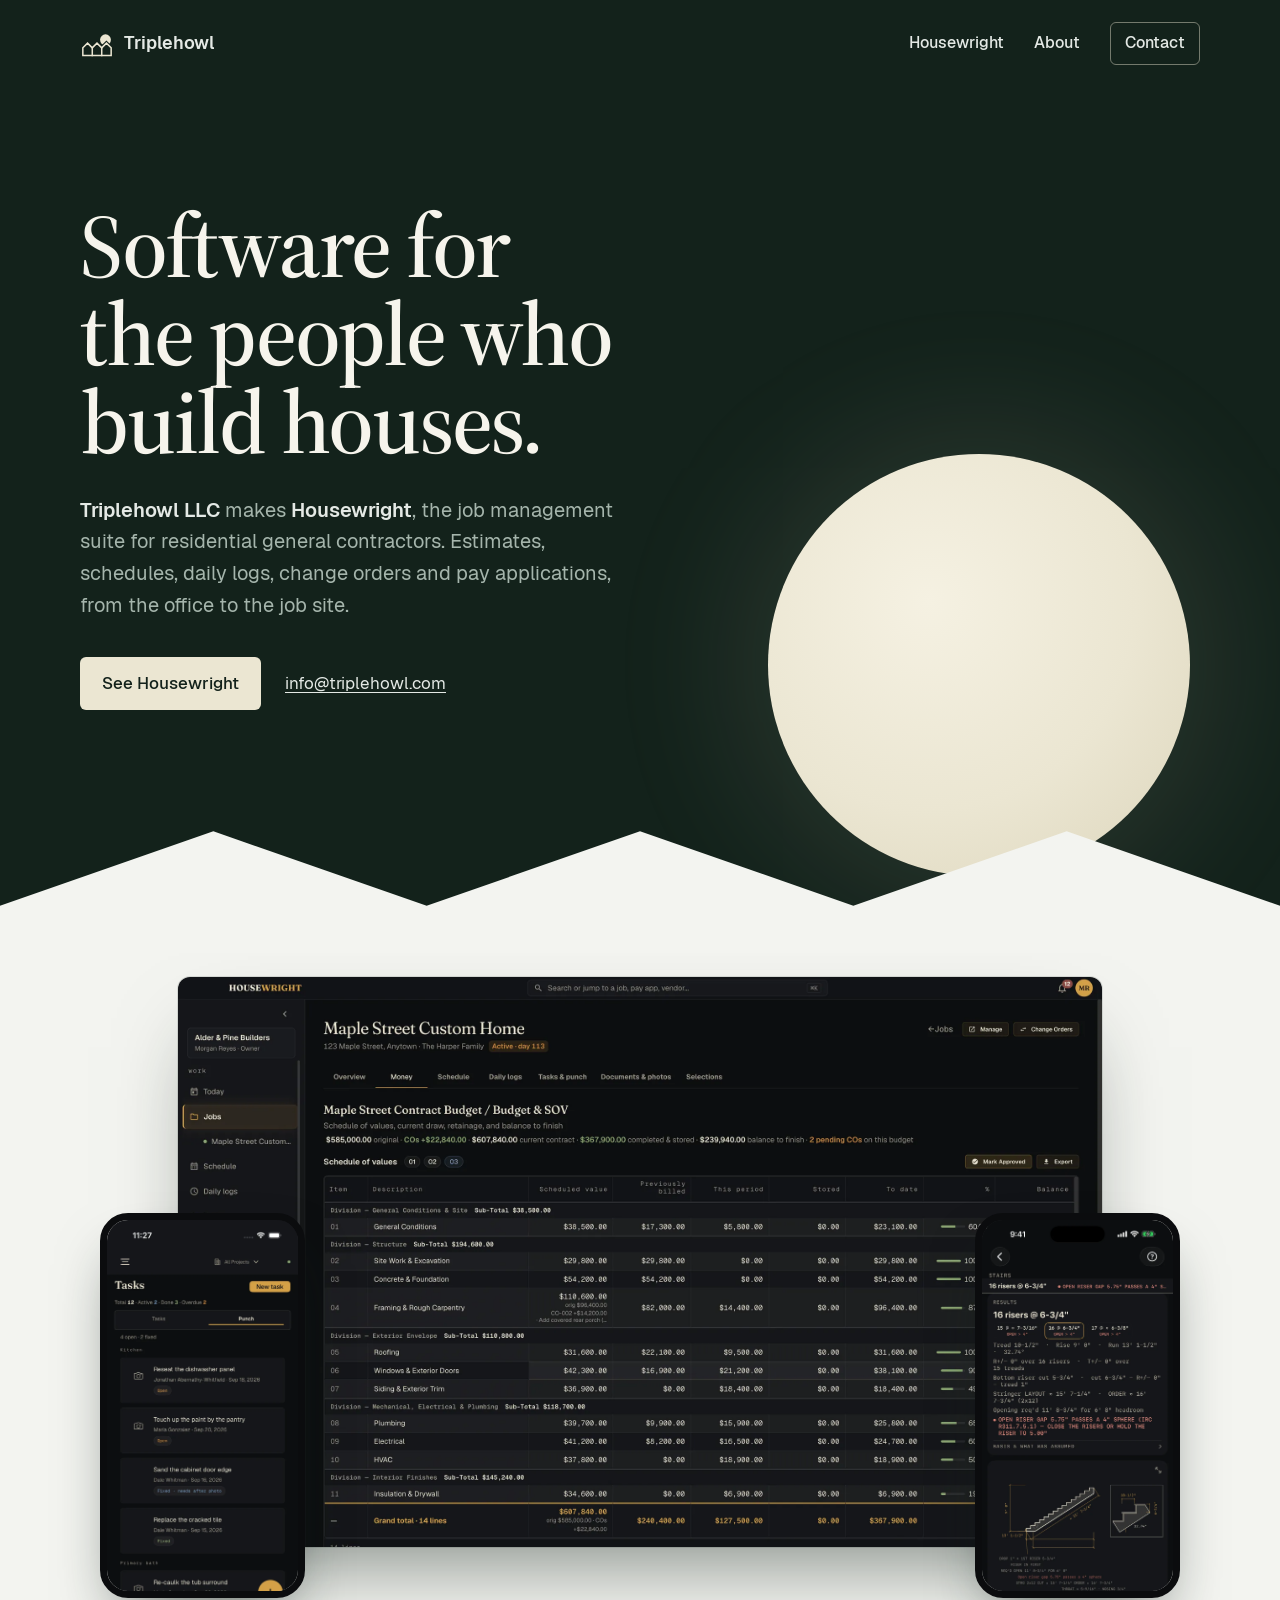
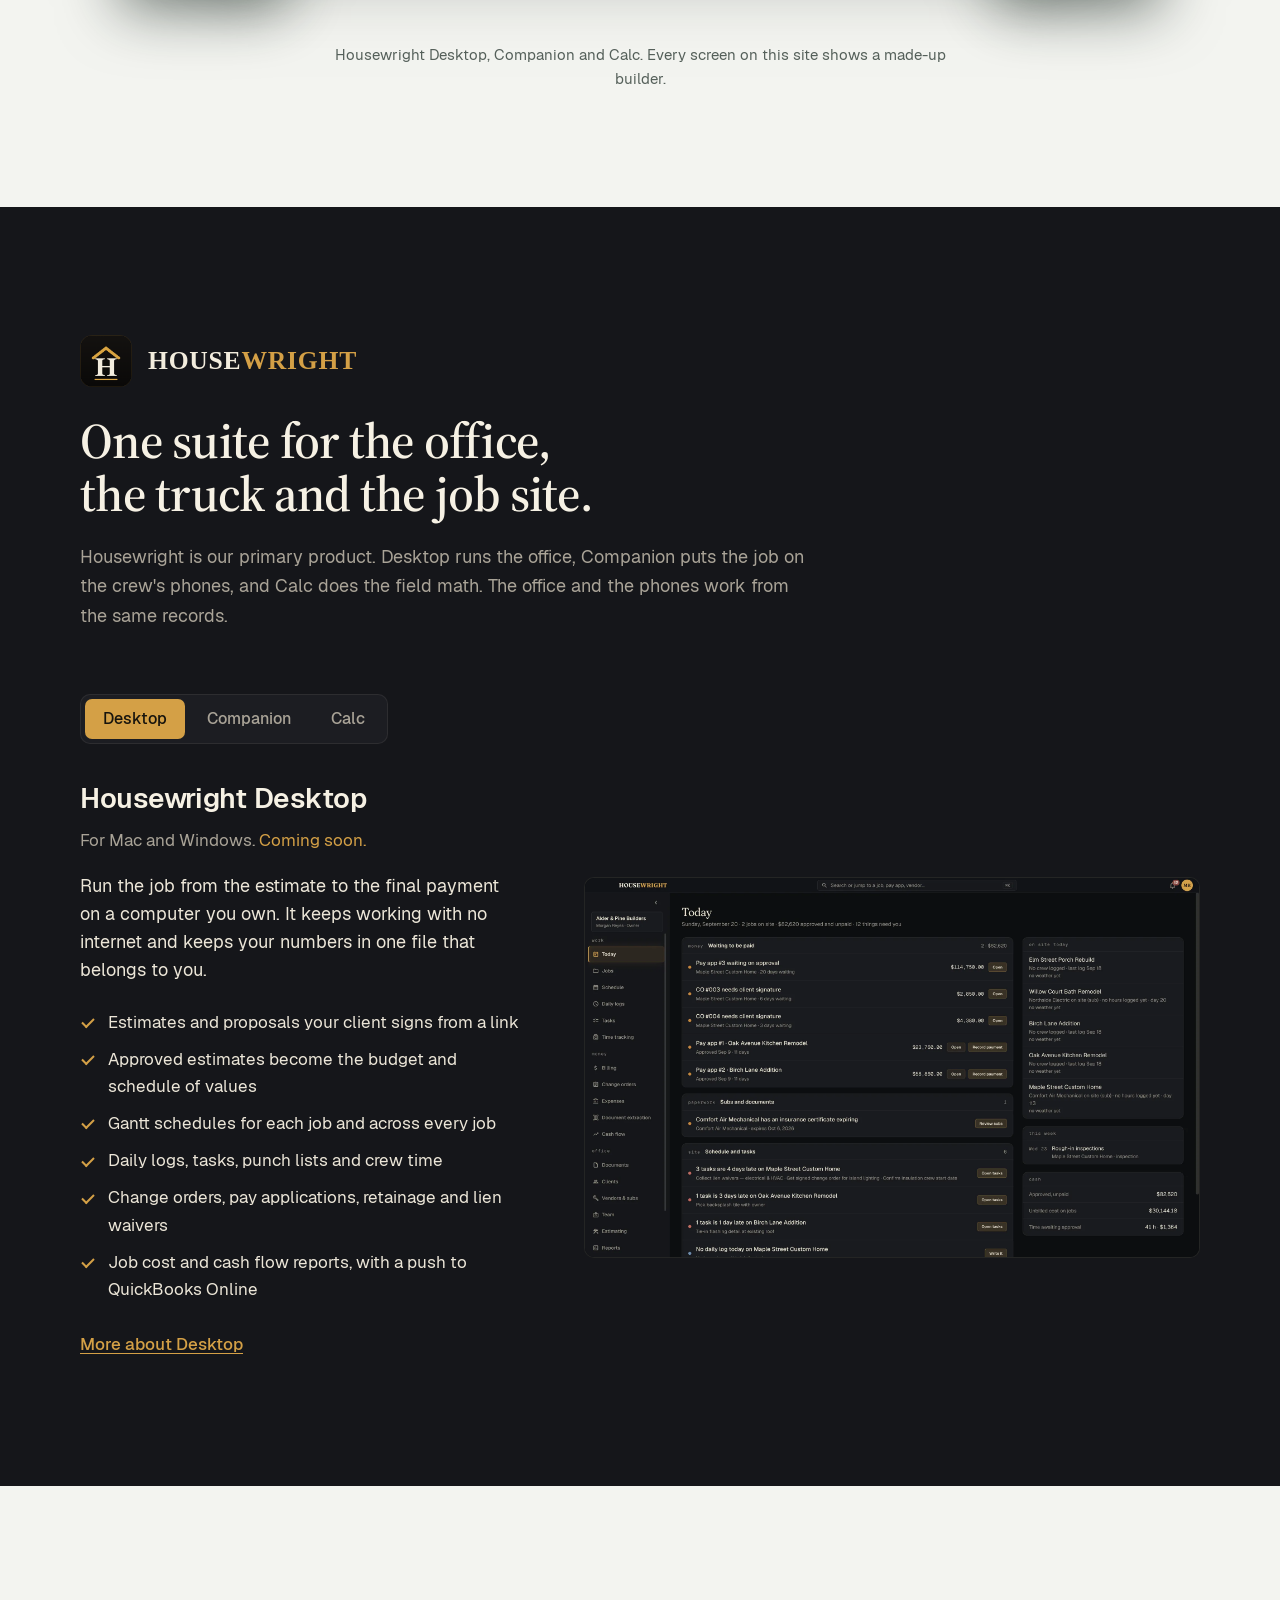
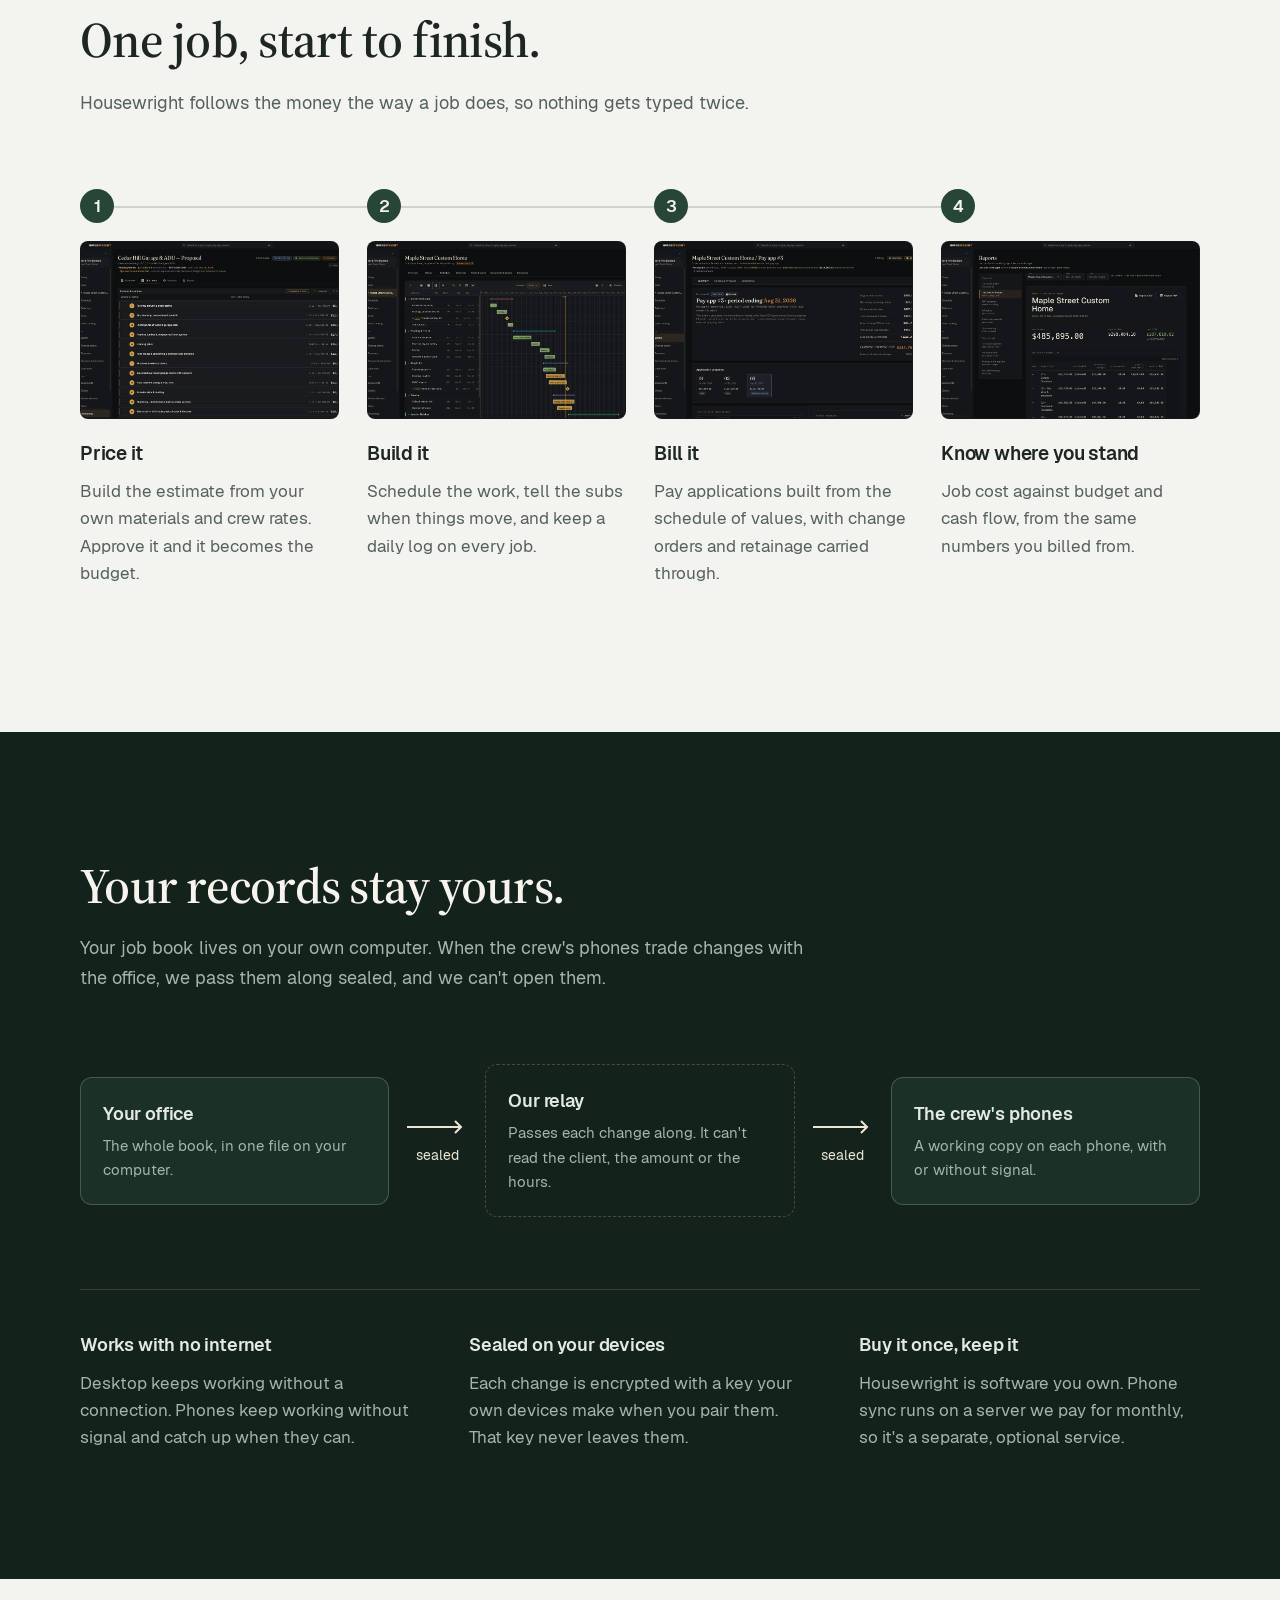
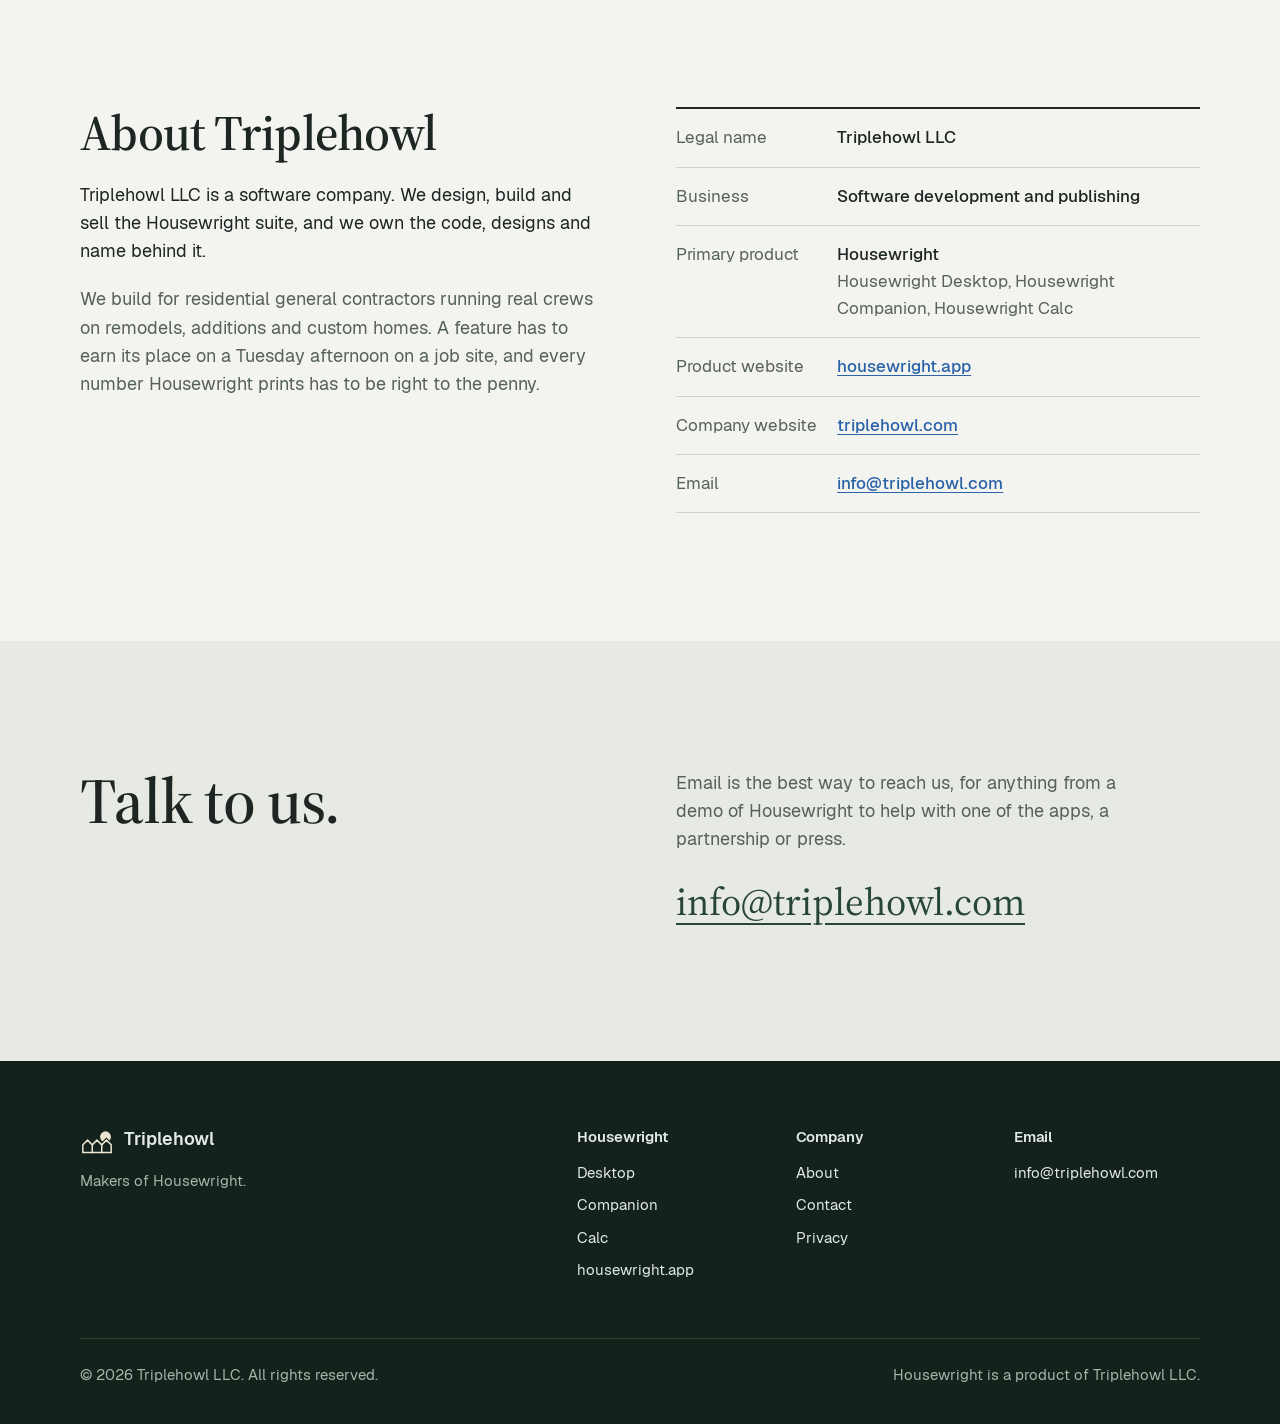
<file: index.html>
<!doctype html>
<html lang="en">
<head>
<meta charset="utf-8">
<meta name="viewport" content="width=device-width, initial-scale=1">
<title>Triplehowl LLC, makers of Housewright</title>
<meta name="description" content="Triplehowl LLC is a software company. We make Housewright, the job management suite for residential general contractors.">
<link rel="canonical" href="https://www.triplehowl.com/">
<link rel="icon" href="assets/favicon.svg" type="image/svg+xml">
<meta name="theme-color" content="#13221b">
<meta property="og:type" content="website">
<meta property="og:site_name" content="Triplehowl LLC">
<meta property="og:title" content="Triplehowl LLC, makers of Housewright">
<meta property="og:description" content="Software for the people who build houses.">
<meta property="og:url" content="https://www.triplehowl.com/">
<link rel="stylesheet" href="assets/site.css">
<script type="application/ld+json">
{
  "@context": "https://schema.org",
  "@type": "Organization",
  "name": "Triplehowl LLC",
  "legalName": "Triplehowl LLC",
  "url": "https://www.triplehowl.com/",
  "email": "info@triplehowl.com",
  "brand": { "@type": "Brand", "name": "Housewright", "url": "https://housewright.app/" }
}
</script>
<script src="assets/site.js" defer></script>
</head>
<body>
<a class="skip" href="#main">Skip to content</a>

<div class="night hero">
  <header class="wrap top">
    <a class="brand" href="./" aria-label="Triplehowl LLC, home">
      <svg class="mark" viewBox="0 0 72 64" aria-hidden="true"><circle class="moon" cx="54" cy="25" r="11.5"/><path class="gap" d="M6 58V42L16 32L26 42L36 32L46 42L56 32L66 42V58Z"/><path class="roofs" d="M6 58V42L16 32L26 42L36 32L46 42L56 32L66 42V58Z"/><path class="walls" d="M26 42V58M46 42V58"/></svg>
      Triplehowl
    </a>
    <nav aria-label="Main">
      <a href="#housewright">Housewright</a>
      <a href="#about">About</a>
      <a class="nav-cta" href="#contact">Contact</a>
    </nav>
  </header>

  <div class="wrap hero-body">
    <h1>Software for the people who build houses.</h1>
    <p class="lead"><strong>Triplehowl LLC</strong> makes <strong>Housewright</strong>, the job management suite for residential general contractors. Estimates, schedules, daily logs, change orders and pay applications, from the office to the job site.</p>
    <div class="actions">
      <a class="button button-moon" href="#housewright">See Housewright</a>
      <a class="link-on-night" href="mailto:info@triplehowl.com">info@triplehowl.com</a>
    </div>
  </div>

  <div class="moon-disc" aria-hidden="true"></div>
  <svg class="roofline" viewBox="0 0 1440 170" preserveAspectRatio="none" aria-hidden="true"><path d="M0 170V112L240 22L480 112L720 22L960 112L1200 22L1440 112V170Z"/></svg>
</div>

<main id="main">
  <section class="stage-sec" aria-label="The Housewright apps">
    <div class="wrap">
      <div class="stage">
        <figure class="desk"><img src="assets/img/hw-desktop-sov.webp" width="2200" height="1358" alt="Housewright Desktop showing the schedule of values for a sample custom home."></figure>
        <figure class="phone phone-left"><img src="assets/img/hw-companion-punch.webp" width="800" height="1739" alt="Housewright Companion on iPhone showing a punch list grouped by room."></figure>
        <figure class="phone phone-right"><img src="assets/img/hw-calc-stairs.webp" width="800" height="1738" alt="Housewright Calc laying out a stair: 16 risers at 6-3/4 inches."></figure>
      </div>
      <p class="stage-caption">Housewright Desktop, Companion and Calc. Every screen on this site shows a made-up builder.</p>
    </div>
  </section>

  <section class="hw section" id="housewright" aria-labelledby="hw-title">
    <div class="wrap">
      <div class="section-head">
        <div class="hw-brand">
          <img src="assets/img/housewright-icon.png" width="52" height="52" alt="">
          <span class="wordmark">House<span>wright</span></span>
        </div>
        <h2 id="hw-title">One suite for the office, the truck and the job site.</h2>
        <p>Housewright is our primary product. Desktop runs the office, Companion puts the job on the crew's phones, and Calc does the field math. The office and the phones work from the same records.</p>
      </div>

      <div class="tabs" role="tablist" aria-label="Housewright apps">
        <button role="tab" id="tab-desktop" aria-controls="panel-desktop" aria-selected="true">Desktop</button>
        <button role="tab" id="tab-companion" aria-controls="panel-companion" aria-selected="false">Companion</button>
        <button role="tab" id="tab-calc" aria-controls="panel-calc" aria-selected="false">Calc</button>
      </div>

      <div class="panel" role="tabpanel" id="panel-desktop" aria-labelledby="tab-desktop">
        <div>
          <h3>Housewright Desktop</h3>
          <p class="meta">For Mac and Windows. <span>Coming soon.</span></p>
          <p class="desc">Run the job from the estimate to the final payment on a computer you own. It keeps working with no internet and keeps your numbers in one file that belongs to you.</p>
          <ul class="checks">
            <li>Estimates and proposals your client signs from a link</li>
            <li>Approved estimates become the budget and schedule of values</li>
            <li>Gantt schedules for each job and across every job</li>
            <li>Daily logs, tasks, punch lists and crew time</li>
            <li>Change orders, pay applications, retainage and lien waivers</li>
            <li>Job cost and cash flow reports, with a push to QuickBooks Online</li>
          </ul>
          <a class="more" href="https://housewright.app/desktop/">More about Desktop</a>
        </div>
        <figure class="shot"><img src="assets/img/hw-desktop-today.webp" width="2200" height="1358" loading="lazy" alt="The Today screen in Housewright Desktop: pay apps waiting to be paid, change orders waiting on a signature, and late tasks across jobs."></figure>
      </div>

      <div class="panel" role="tabpanel" id="panel-companion" aria-labelledby="tab-companion">
        <div>
          <h3>Housewright Companion</h3>
          <p class="meta">For iPhone. <span>Coming soon.</span></p>
          <p class="desc">The crew's phone. It works with no signal and syncs with the office when it can.</p>
          <ul class="checks">
            <li>Clock in, switch jobs and enter time for a whole crew</li>
            <li>Tasks and punch lists, with the after photo</li>
            <li>Daily logs with the weather filled in</li>
            <li>The current drawing set, with the office's markups</li>
            <li>Floor plans from a LiDAR room scan</li>
            <li>Includes Housewright Calc Pro for the whole crew</li>
          </ul>
          <a class="more" href="https://housewright.app/companion/">More about Companion</a>
        </div>
        <figure class="shot shot-phone"><img src="assets/img/hw-companion-sheet.webp" width="800" height="1739" loading="lazy" alt="Housewright Companion showing sheet A-101 with two markups from the office and its revision history."></figure>
      </div>

      <div class="panel" role="tabpanel" id="panel-calc" aria-labelledby="tab-calc">
        <div>
          <h3>Housewright Calc</h3>
          <p class="meta">For iPhone and iPad. <span>Coming to the App Store.</span></p>
          <p class="desc">The construction calculator, in feet, inches and fractions down to 1/64".</p>
          <ul class="checks">
            <li>34 trade calculators, from stairs and rafters to decks and concrete</li>
            <li>A drawing of what you sized on 31 of them, live as you type</li>
            <li>A starting material list on 30, with waste</li>
            <li>Code limits flagged where it checks them</li>
            <li>Speak a measurement, or take one from a Bluetooth Bosch laser</li>
            <li>Cut sheets with the drawing, inputs and materials on one page</li>
          </ul>
          <a class="more" href="https://housewright.app/calc/">More about Calc</a>
        </div>
        <figure class="shot shot-phone"><img src="assets/img/hw-calc-rafter.webp" width="800" height="1738" loading="lazy" alt="Housewright Calc sizing a roof rafter: 55 commons at 14 feet 6-7/16 inches, with the rafter drawn and dimensioned."></figure>
      </div>
    </div>
  </section>

  <section class="section" aria-labelledby="steps-title">
    <div class="wrap">
      <div class="section-head">
        <h2 id="steps-title">One job, start to finish.</h2>
        <p>Housewright follows the money the way a job does, so nothing gets typed twice.</p>
      </div>
      <ol class="steps">
        <li>
          <div class="crop"><img src="assets/img/hw-desktop-estimate.webp" width="2200" height="1358" loading="lazy" alt="An estimate in Housewright, priced line by line."></div>
          <h3>Price it</h3>
          <p>Build the estimate from your own materials and crew rates. Approve it and it becomes the budget.</p>
        </li>
        <li>
          <div class="crop"><img src="assets/img/hw-desktop-schedule.webp" width="2200" height="1358" loading="lazy" alt="A job's Gantt schedule in Housewright."></div>
          <h3>Build it</h3>
          <p>Schedule the work, tell the subs when things move, and keep a daily log on every job.</p>
        </li>
        <li>
          <div class="crop"><img src="assets/img/hw-desktop-payapp.webp" width="2200" height="1358" loading="lazy" alt="A pay application in Housewright showing the current payment due."></div>
          <h3>Bill it</h3>
          <p>Pay applications built from the schedule of values, with change orders and retainage carried through.</p>
        </li>
        <li>
          <div class="crop"><img src="assets/img/hw-desktop-jobcost.webp" width="2200" height="1358" loading="lazy" alt="A job cost report in Housewright."></div>
          <h3>Know where you stand</h3>
          <p>Job cost against budget and cash flow, from the same numbers you billed from.</p>
        </li>
      </ol>
    </div>
  </section>

  <section class="night trust section" aria-labelledby="trust-title">
    <div class="wrap">
      <div class="section-head">
        <h2 id="trust-title">Your records stay yours.</h2>
        <p>Your job book lives on your own computer. When the crew's phones trade changes with the office, we pass them along sealed, and we can't open them.</p>
      </div>
      <div class="flow" aria-label="How sync works">
        <div class="node"><h3>Your office</h3><p>The whole book, in one file on your computer.</p></div>
        <div class="seal"><svg viewBox="0 0 64 24" aria-hidden="true"><path d="M2 12H56M50 6L56 12L50 18" fill="none" stroke="currentColor" stroke-width="2"/></svg>sealed</div>
        <div class="node node-mid"><h3>Our relay</h3><p>Passes each change along. It can't read the client, the amount or the hours.</p></div>
        <div class="seal"><svg viewBox="0 0 64 24" aria-hidden="true"><path d="M2 12H56M50 6L56 12L50 18" fill="none" stroke="currentColor" stroke-width="2"/></svg>sealed</div>
        <div class="node"><h3>The crew's phones</h3><p>A working copy on each phone, with or without signal.</p></div>
      </div>
      <div class="beliefs">
        <div>
          <h3>Works with no internet</h3>
          <p>Desktop keeps working without a connection. Phones keep working without signal and catch up when they can.</p>
        </div>
        <div>
          <h3>Sealed on your devices</h3>
          <p>Each change is encrypted with a key your own devices make when you pair them. That key never leaves them.</p>
        </div>
        <div>
          <h3>Buy it once, keep it</h3>
          <p>Housewright is software you own. Phone sync runs on a server we pay for monthly, so it's a separate, optional service.</p>
        </div>
      </div>
    </div>
  </section>

  <section class="section" id="about" aria-labelledby="about-title">
    <div class="wrap about">
      <div class="copy">
        <h2 id="about-title">About Triplehowl</h2>
        <p>Triplehowl LLC is a software company. We design, build and sell the Housewright suite, and we own the code, designs and name behind it.</p>
        <p>We build for residential general contractors running real crews on remodels, additions and custom homes. A feature has to earn its place on a Tuesday afternoon on a job site, and every number Housewright prints has to be right to the penny.</p>
      </div>
      <dl class="record">
        <div><dt>Legal name</dt><dd>Triplehowl LLC</dd></div>
        <div><dt>Business</dt><dd>Software development and publishing</dd></div>
        <div><dt>Primary product</dt><dd>Housewright<span>Housewright Desktop, Housewright Companion, Housewright Calc</span></dd></div>
        <div><dt>Product website</dt><dd><a href="https://housewright.app/">housewright.app</a></dd></div>
        <div><dt>Company website</dt><dd><a href="https://www.triplehowl.com/">triplehowl.com</a></dd></div>
        <div><dt>Email</dt><dd><a href="mailto:info@triplehowl.com">info@triplehowl.com</a></dd></div>
      </dl>
    </div>
  </section>

  <section class="contact section" id="contact" aria-labelledby="contact-title">
    <div class="wrap">
      <h2 id="contact-title">Talk to us.</h2>
      <div>
        <p>Email is the best way to reach us, for anything from a demo of Housewright to help with one of the apps, a partnership or press.</p>
        <a class="email" href="mailto:info@triplehowl.com">info@triplehowl.com</a>
      </div>
    </div>
  </section>
</main>

<footer class="foot">
  <div class="wrap">
    <div class="foot-grid">
      <div>
        <a class="brand" href="./" aria-label="Triplehowl LLC, home">
          <svg class="mark" viewBox="0 0 72 64" aria-hidden="true"><circle class="moon" cx="54" cy="25" r="11.5"/><path class="gap" d="M6 58V42L16 32L26 42L36 32L46 42L56 32L66 42V58Z"/><path class="roofs" d="M6 58V42L16 32L26 42L36 32L46 42L56 32L66 42V58Z"/><path class="walls" d="M26 42V58M46 42V58"/></svg>
          Triplehowl
        </a>
        <p>Makers of Housewright.</p>
      </div>
      <div>
        <h3>Housewright</h3>
        <ul>
          <li><a href="https://housewright.app/desktop/">Desktop</a></li>
          <li><a href="https://housewright.app/companion/">Companion</a></li>
          <li><a href="https://housewright.app/calc/">Calc</a></li>
          <li><a href="https://housewright.app/">housewright.app</a></li>
        </ul>
      </div>
      <div>
        <h3>Company</h3>
        <ul>
          <li><a href="#about">About</a></li>
          <li><a href="#contact">Contact</a></li>
          <li><a href="privacy.html">Privacy</a></li>
        </ul>
      </div>
      <div>
        <h3>Email</h3>
        <ul>
          <li><a href="mailto:info@triplehowl.com">info@triplehowl.com</a></li>
        </ul>
      </div>
    </div>
    <div class="foot-base">
      <p>© 2026 Triplehowl LLC. All rights reserved.</p>
      <p>Housewright is a product of Triplehowl LLC.</p>
    </div>
  </div>
</footer>
</body>
</html>
</file>
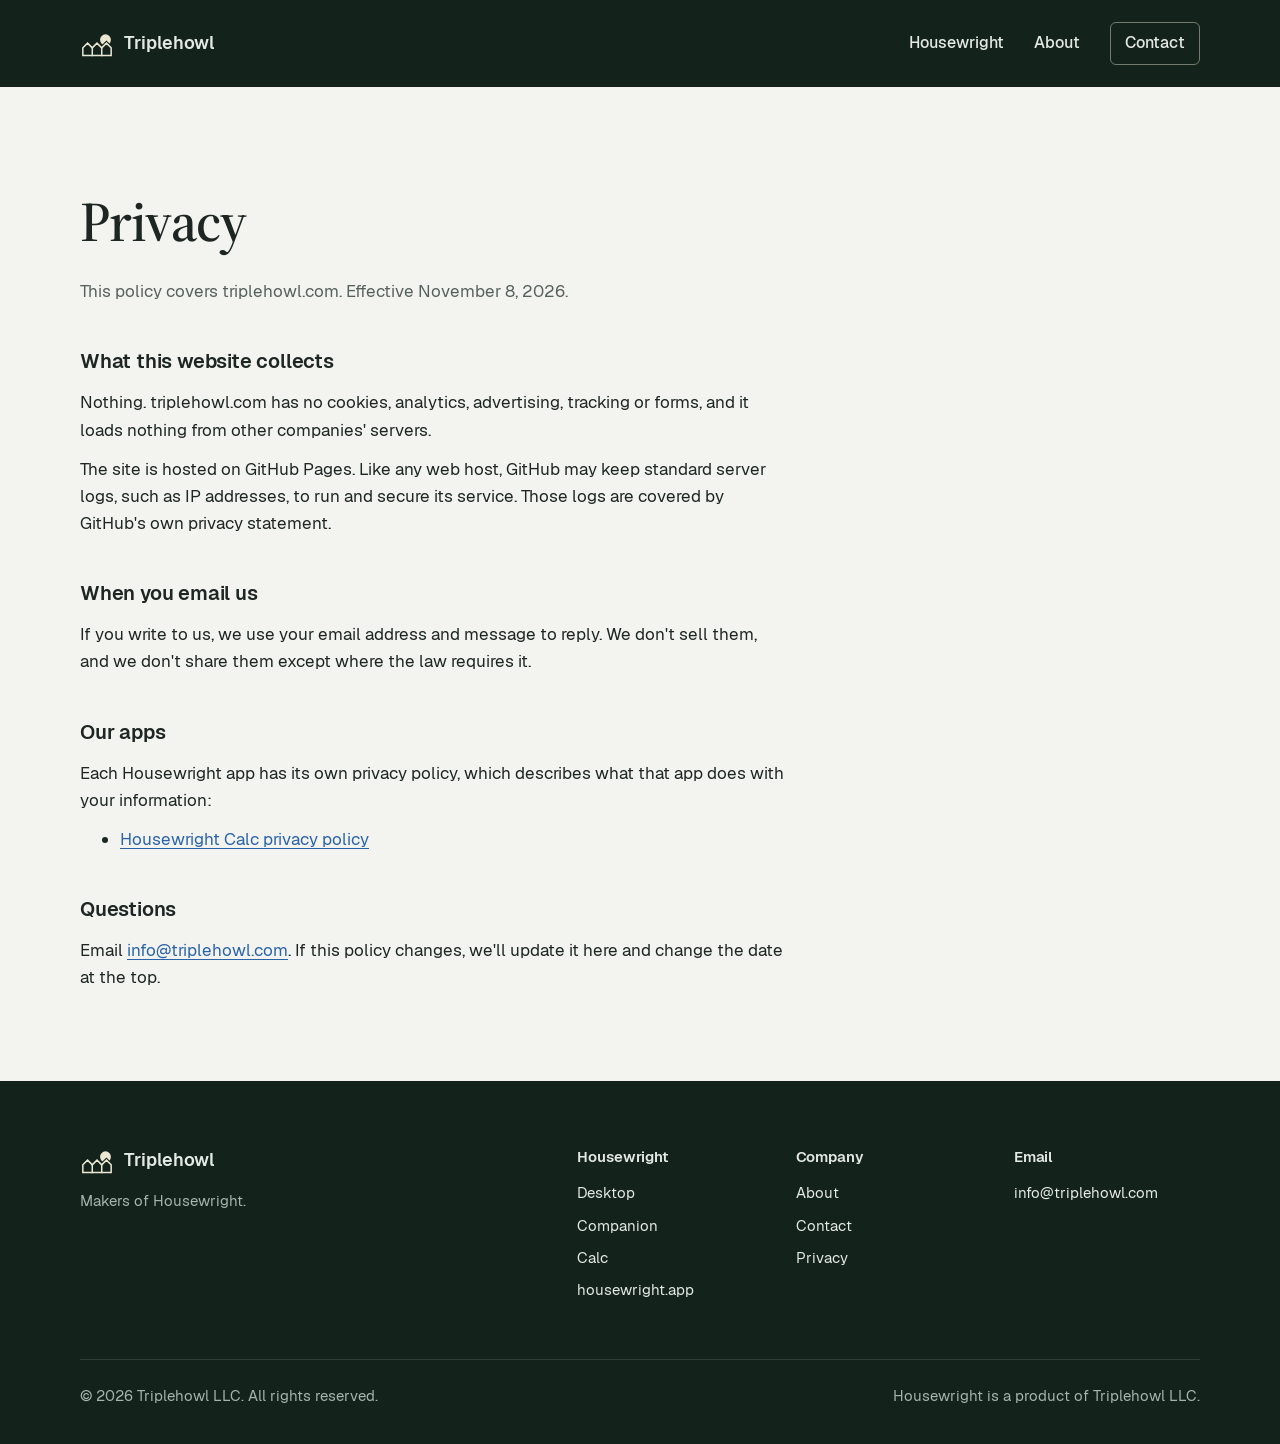
<file: privacy.html>
<!doctype html>
<html lang="en">
<head>
<meta charset="utf-8">
<meta name="viewport" content="width=device-width, initial-scale=1">
<title>Privacy, Triplehowl LLC</title>
<meta name="description" content="How triplehowl.com handles your information.">
<link rel="canonical" href="https://www.triplehowl.com/privacy.html">
<link rel="icon" href="assets/favicon.svg" type="image/svg+xml">
<meta name="theme-color" content="#13221b">
<link rel="stylesheet" href="assets/site.css">
</head>
<body>
<a class="skip" href="#main">Skip to content</a>

<div class="night">
  <header class="wrap top">
    <a class="brand" href="./" aria-label="Triplehowl LLC, home">
      <svg class="mark" viewBox="0 0 72 64" aria-hidden="true"><circle class="moon" cx="54" cy="25" r="11.5"/><path class="gap" d="M6 58V42L16 32L26 42L36 32L46 42L56 32L66 42V58Z"/><path class="roofs" d="M6 58V42L16 32L26 42L36 32L46 42L56 32L66 42V58Z"/><path class="walls" d="M26 42V58M46 42V58"/></svg>
      Triplehowl
    </a>
    <nav aria-label="Main">
      <a href="./#housewright">Housewright</a>
      <a href="./#about">About</a>
      <a class="nav-cta" href="./#contact">Contact</a>
    </nav>
  </header>
</div>

<main id="main" class="wrap">
  <article class="doc">
    <h1>Privacy</h1>
    <p class="updated">This policy covers triplehowl.com. Effective November 8, 2026.</p>

    <h2>What this website collects</h2>
    <p>Nothing. triplehowl.com has no cookies, analytics, advertising, tracking or forms, and it loads nothing from other companies' servers.</p>
    <p>The site is hosted on GitHub Pages. Like any web host, GitHub may keep standard server logs, such as IP addresses, to run and secure its service. Those logs are covered by GitHub's own privacy statement.</p>

    <h2>When you email us</h2>
    <p>If you write to us, we use your email address and message to reply. We don't sell them, and we don't share them except where the law requires it.</p>

    <h2>Our apps</h2>
    <p>Each Housewright app has its own privacy policy, which describes what that app does with your information:</p>
    <ul>
      <li><a href="https://housewright.app/calc/privacy.html">Housewright Calc privacy policy</a></li>
    </ul>

    <h2>Questions</h2>
    <p>Email <a href="mailto:info@triplehowl.com">info@triplehowl.com</a>. If this policy changes, we'll update it here and change the date at the top.</p>
  </article>
</main>

<footer class="foot">
  <div class="wrap">
    <div class="foot-grid">
      <div>
        <a class="brand" href="./" aria-label="Triplehowl LLC, home">
          <svg class="mark" viewBox="0 0 72 64" aria-hidden="true"><circle class="moon" cx="54" cy="25" r="11.5"/><path class="gap" d="M6 58V42L16 32L26 42L36 32L46 42L56 32L66 42V58Z"/><path class="roofs" d="M6 58V42L16 32L26 42L36 32L46 42L56 32L66 42V58Z"/><path class="walls" d="M26 42V58M46 42V58"/></svg>
          Triplehowl
        </a>
        <p>Makers of Housewright.</p>
      </div>
      <div>
        <h3>Housewright</h3>
        <ul>
          <li><a href="https://housewright.app/desktop/">Desktop</a></li>
          <li><a href="https://housewright.app/companion/">Companion</a></li>
          <li><a href="https://housewright.app/calc/">Calc</a></li>
          <li><a href="https://housewright.app/">housewright.app</a></li>
        </ul>
      </div>
      <div>
        <h3>Company</h3>
        <ul>
          <li><a href="./#about">About</a></li>
          <li><a href="./#contact">Contact</a></li>
          <li><a href="privacy.html">Privacy</a></li>
        </ul>
      </div>
      <div>
        <h3>Email</h3>
        <ul>
          <li><a href="mailto:info@triplehowl.com">info@triplehowl.com</a></li>
        </ul>
      </div>
    </div>
    <div class="foot-base">
      <p>© 2026 Triplehowl LLC. All rights reserved.</p>
      <p>Housewright is a product of Triplehowl LLC.</p>
    </div>
  </div>
</footer>
</body>
</html>
</file>
<file: assets/site.css>
@font-face { font-family: "Source Serif 4"; src: url("fonts/SourceSerif4.woff2") format("woff2"); font-weight: 200 900; font-display: swap; }
@font-face { font-family: "Geist"; src: url("fonts/Geist-400.woff2") format("woff2"); font-weight: 400; font-display: swap; }
@font-face { font-family: "Geist"; src: url("fonts/Geist-500.woff2") format("woff2"); font-weight: 500; font-display: swap; }
@font-face { font-family: "Geist"; src: url("fonts/Geist-600.woff2") format("woff2"); font-weight: 600; font-display: swap; }

:root {
  --night: #13221b;
  --night-2: #1b3027;
  --moon: #ebe6d2;
  --on-night: #e4e9e5;
  --on-night-muted: #a5b5ac;
  --paper: #f3f4f0;
  --paper-2: #e7eae3;
  --ink: #1d2622;
  --spruce: #284638;
  --muted: #56615b;
  --rule: #cfd3cc;
  --chalk: #2a63a8;
  /* Housewright's own palette, used only where Housewright is shown */
  --hw-bg: #15161a;
  --hw-raise: #1c1d22;
  --hw-text: #ece6d8;
  --hw-muted: #a9a397;
  --hw-ochre: #d4a046;
  --serif: "Source Serif 4", "Iowan Old Style", Georgia, serif;
  --sans: "Geist", system-ui, -apple-system, "Segoe UI", sans-serif;
  --gutter: clamp(16px, 4vw, 40px);
  --max: 1200px;
}

*, *::before, *::after { box-sizing: border-box; }
html { -webkit-text-size-adjust: 100%; scroll-behavior: smooth; }
body { margin: 0; background: var(--paper); color: var(--ink); font: 400 1.0625rem/1.6 var(--sans); -webkit-font-smoothing: antialiased; }
img { display: block; max-width: 100%; height: auto; }
a { color: var(--chalk); text-underline-offset: 0.2em; text-decoration-thickness: 1px; }
a:hover { text-decoration-thickness: 2px; }
:focus-visible { outline: 2px solid var(--chalk); outline-offset: 3px; border-radius: 2px; }
h1, h2, h3, p, ul, figure { margin: 0; }
h1, h2 { font-family: var(--serif); font-weight: 560; letter-spacing: -0.015em; text-wrap: balance; }
h3 { font-weight: 600; letter-spacing: -0.01em; }
.wrap { max-width: var(--max); margin: 0 auto; padding-inline: var(--gutter); }
.skip { position: absolute; left: -999px; top: 8px; background: var(--ink); color: var(--paper); padding: 8px 14px; z-index: 10; }
.skip:focus { left: 8px; }
.section { padding-block: clamp(72px, 10vw, 136px); }
.section-head { max-width: 46rem; }
.section-head h2 { font-size: clamp(2rem, 4vw, 3.1rem); line-height: 1.08; }
.section-head p { margin-top: 20px; font-size: 1.15rem; color: var(--muted); }

/* The mark. --mark sets its ink, --mark-bg the knockout behind the roofs. */
.mark { --mark: var(--spruce); --mark-bg: var(--paper); }
.mark .moon { fill: var(--mark); }
.mark .gap { fill: var(--mark-bg); stroke: var(--mark-bg); stroke-width: 8; stroke-linejoin: miter; }
.mark .roofs, .mark .walls { fill: none; stroke: var(--mark); stroke-width: 3.2; stroke-linejoin: miter; stroke-linecap: square; }

/* Header, on the night sky */
.top { display: flex; align-items: center; justify-content: space-between; gap: 24px; padding-block: 22px; position: relative; z-index: 2; }
.brand { display: inline-flex; align-items: center; gap: 10px; color: var(--on-night); text-decoration: none; font-weight: 600; font-size: 1.125rem; }
.brand .mark { width: 34px; --mark: var(--moon); --mark-bg: var(--night); }
.top nav { display: flex; align-items: center; gap: clamp(14px, 2.6vw, 30px); }
.top nav a { color: var(--on-night); text-decoration: none; font-weight: 500; font-size: 0.975rem; }
.top nav a:hover { color: #ffffff; text-decoration: underline; }
.top nav .nav-cta { border: 1px solid rgba(235, 230, 210, 0.45); padding: 8px 14px; border-radius: 6px; }
.top nav .nav-cta:hover { background: var(--moon); color: var(--night); text-decoration: none; }
.night :focus-visible, .hw :focus-visible, .foot :focus-visible { outline-color: var(--moon); }

/* Hero: night sky, the moon rising behind three roofs */
.night { background: var(--night); color: var(--on-night); }
.hero { position: relative; overflow: hidden; }
.hero-body { position: relative; z-index: 1; padding-block: clamp(56px, 9vw, 120px) clamp(150px, 19vw, 260px); }
.hero h1 { font-size: clamp(2.75rem, 7vw, 5.6rem); line-height: 0.98; letter-spacing: -0.025em; max-width: 13ch; color: #f6f4ec; }
.hero .lead { margin-top: 28px; max-width: 34rem; font-size: clamp(1.1rem, 1.6vw, 1.3rem); line-height: 1.55; color: var(--on-night-muted); }
.hero .lead strong { color: var(--on-night); font-weight: 600; }
.actions { margin-top: 36px; display: flex; flex-wrap: wrap; align-items: center; gap: 14px 24px; }
.button { display: inline-block; text-decoration: none; font-weight: 500; padding: 13px 22px; border-radius: 6px; }
.button-moon { background: var(--moon); color: var(--night); }
.button-moon:hover { background: #ffffff; }
.link-on-night { color: var(--on-night); }
.moon-disc { position: absolute; z-index: 0; width: clamp(180px, 33vw, 470px); aspect-ratio: 1; border-radius: 50%; right: 7%; bottom: clamp(30px, 6vw, 90px); background: radial-gradient(circle at 38% 35%, #f5f1e2 0%, var(--moon) 55%, #dcd5bb 100%); box-shadow: 0 0 140px 30px rgba(235, 230, 210, 0.10); }
.roofline { position: absolute; z-index: 1; left: 0; right: 0; bottom: -1px; width: 100%; height: clamp(70px, 11vw, 170px); display: block; }
.roofline path { fill: var(--paper); }
@media (prefers-reduced-motion: no-preference) {
  .moon-disc { animation: rise 2.2s cubic-bezier(.2, .7, .2, 1) .2s both; }
}
@keyframes rise { from { transform: translateY(70px); opacity: 0; } to { transform: none; opacity: 1; } }

/* The three apps, together */
.stage-sec { padding-block: clamp(8px, 2vw, 24px) clamp(72px, 9vw, 120px); }
.stage { position: relative; max-width: 1080px; margin: 0 auto; padding-inline: 7%; }
.stage .desk { border-radius: 12px; overflow: hidden; box-shadow: 0 40px 80px -30px rgba(19, 34, 27, 0.55), 0 0 0 1px rgba(19, 34, 27, 0.12); }
.stage .phone { position: absolute; bottom: -9%; width: 19%; aspect-ratio: 800 / 1500; border-radius: 28px; overflow: hidden; border: 7px solid #0b0c0e; box-shadow: 0 30px 60px -20px rgba(19, 34, 27, 0.6); }
.stage .phone img { width: 100%; height: 100%; object-fit: cover; object-position: top; }
.stage .phone-left { left: 0; }
.stage .phone-right { right: 0; }
.stage-caption { margin: clamp(56px, 8vw, 96px) auto 0; text-align: center; color: var(--muted); font-size: 0.95rem; max-width: 40rem; }

/* Housewright, in its own colors */
.hw { background: var(--hw-bg); color: var(--hw-text); }
.hw a { color: var(--hw-ochre); }
.hw .section-head p { color: var(--hw-muted); }
.hw-brand { display: flex; align-items: center; gap: 16px; margin-bottom: 28px; }
.hw-brand img { width: 52px; height: 52px; border-radius: 12px; }
.wordmark { color: #f2ecdd; font: 700 1.6rem/1 Georgia, "Times New Roman", serif; letter-spacing: 0.03em; text-transform: uppercase; }
.wordmark span { color: var(--hw-ochre); }
.hw .section-head h2 { color: #f6f1e4; }

.tabs { margin-top: clamp(40px, 6vw, 64px); display: inline-flex; gap: 4px; padding: 4px; border-radius: 10px; background: var(--hw-raise); border: 1px solid rgba(236, 230, 216, 0.08); flex-wrap: wrap; }
.tabs button { font: 500 1rem/1 var(--sans); color: var(--hw-muted); background: none; border: 0; padding: 12px 18px; border-radius: 7px; cursor: pointer; }
.tabs button:hover { color: var(--hw-text); }
.tabs button[aria-selected="true"] { background: var(--hw-ochre); color: #17140d; }
.tabs button:focus-visible { outline: 2px solid var(--hw-text); outline-offset: 2px; }
.panel { margin-top: 32px; display: grid; grid-template-columns: minmax(0, 5fr) minmax(0, 7fr); gap: 40px 64px; align-items: center; }
.panel[hidden] { display: none; }
.panel h3 { font-size: 1.75rem; color: #f6f1e4; }
.panel .meta { margin-top: 6px; color: var(--hw-muted); }
.panel .meta span { color: var(--hw-ochre); }
.panel .desc { margin-top: 18px; font-size: 1.1rem; }
.checks { list-style: none; padding: 0; margin-top: 24px; display: grid; gap: 10px; }
.checks li { position: relative; padding-left: 28px; color: var(--hw-text); }
.checks li::before { content: ""; position: absolute; left: 2px; top: 0.55em; width: 12px; height: 7px; border-left: 2px solid var(--hw-ochre); border-bottom: 2px solid var(--hw-ochre); transform: rotate(-45deg); }
.panel .more { display: inline-block; margin-top: 28px; font-weight: 500; }
.shot { border-radius: 10px; overflow: hidden; border: 1px solid rgba(236, 230, 216, 0.1); background: #0d0e10; }
.panel .shot-phone { justify-self: center; width: min(300px, 100%); aspect-ratio: 800 / 1400; border-radius: 30px; border: 7px solid #0b0c0e; }
.panel .shot-phone img { width: 100%; height: 100%; object-fit: cover; object-position: top; }

/* A job, start to finish */
.steps { list-style: none; padding: 0; margin-top: clamp(48px, 6vw, 72px); display: grid; grid-template-columns: repeat(4, minmax(0, 1fr)); gap: 40px 28px; counter-reset: step; }
.steps li { position: relative; counter-increment: step; padding-top: 52px; }
.steps li::before { content: counter(step); position: absolute; top: 0; left: 0; width: 34px; height: 34px; border-radius: 50%; background: var(--spruce); color: var(--paper); font-weight: 600; display: grid; place-items: center; z-index: 1; }
.steps li::after { content: ""; position: absolute; top: 17px; left: 34px; right: -28px; height: 2px; background: var(--rule); }
.steps li:last-child::after { display: none; }
.steps .crop { aspect-ratio: 16 / 11; border-radius: 8px; overflow: hidden; border: 1px solid rgba(19, 34, 27, 0.14); background: var(--hw-bg); }
.steps .crop img { width: 100%; height: 100%; object-fit: cover; object-position: 30% 0; }
.steps h3 { margin-top: 20px; font-size: 1.2rem; }
.steps p { margin-top: 8px; color: var(--muted); }

/* Your records stay yours */
.trust .section-head h2 { color: #f6f4ec; }
.trust .section-head p { color: var(--on-night-muted); }
.flow { margin-top: clamp(48px, 6vw, 72px); display: grid; grid-template-columns: 1fr auto 1fr auto 1fr; align-items: center; gap: 16px; }
.node { border: 1px solid rgba(235, 230, 210, 0.22); border-radius: 12px; padding: 22px; background: var(--night-2); }
.node h3 { font-size: 1.1rem; color: var(--on-night); }
.node p { margin-top: 6px; color: var(--on-night-muted); font-size: 0.95rem; }
.node-mid { border-style: dashed; background: transparent; }
.seal { display: flex; flex-direction: column; align-items: center; gap: 6px; color: var(--moon); font-size: 0.85rem; }
.seal svg { width: 64px; height: 24px; }
.beliefs { margin-top: clamp(48px, 6vw, 72px); display: grid; grid-template-columns: repeat(3, minmax(0, 1fr)); gap: 32px 48px; padding-top: 40px; border-top: 1px solid rgba(235, 230, 210, 0.16); }
.beliefs h3 { font-size: 1.15rem; color: var(--on-night); }
.beliefs p { margin-top: 10px; color: var(--on-night-muted); }

/* About */
.about { display: grid; grid-template-columns: minmax(0, 6fr) minmax(0, 6fr); gap: 48px 72px; align-items: start; }
.about .copy p { margin-top: 20px; font-size: 1.1rem; color: var(--muted); max-width: 34rem; }
.about .copy p:first-of-type { color: var(--ink); }
.about h2 { font-size: clamp(2rem, 4vw, 3.1rem); line-height: 1.08; }
.record { margin: 0; border-top: 2px solid var(--ink); }
.record div { display: grid; grid-template-columns: minmax(130px, 2fr) minmax(0, 5fr); gap: 16px; padding-block: 15px; border-bottom: 1px solid var(--rule); }
.record dt { color: var(--muted); }
.record dd { margin: 0; font-weight: 500; overflow-wrap: anywhere; }
.record dd span { display: block; font-weight: 400; color: var(--muted); }

/* Contact */
.contact { background: var(--paper-2); }
.contact .wrap { display: grid; grid-template-columns: minmax(0, 6fr) minmax(0, 6fr); gap: 32px 72px; align-items: start; }
.contact h2 { font-size: clamp(2.4rem, 5vw, 4rem); line-height: 1; }
.contact p { color: var(--muted); font-size: 1.1rem; max-width: 30rem; }
.contact .email { display: inline-block; margin-top: 18px; font-family: var(--serif); font-size: clamp(1.6rem, 3.2vw, 2.4rem); color: var(--spruce); text-decoration-thickness: 2px; overflow-wrap: anywhere; }

/* Footer */
.foot { background: var(--night); color: var(--on-night-muted); padding-block: 64px 36px; font-size: 0.95rem; }
.foot a { color: var(--on-night); text-decoration: none; }
.foot a:hover { text-decoration: underline; }
.foot-grid { display: grid; grid-template-columns: minmax(0, 5fr) repeat(3, minmax(0, 2fr)); gap: 32px; }
.foot .brand { margin-bottom: 14px; }
.foot h3 { color: var(--on-night); font-size: 0.95rem; margin-bottom: 12px; }
.foot ul { list-style: none; padding: 0; display: grid; gap: 8px; }
.foot-base { margin-top: 56px; padding-top: 24px; border-top: 1px solid rgba(235, 230, 210, 0.14); display: flex; flex-wrap: wrap; justify-content: space-between; gap: 8px 24px; }

/* Plain document pages (privacy) */
.doc { padding-block: clamp(40px, 7vw, 96px); max-width: 44rem; }
.doc h1 { font-size: clamp(2.5rem, 5vw, 3.5rem); }
.doc .updated { margin-top: 12px; color: var(--muted); }
.doc h2 { font-family: var(--sans); font-weight: 600; font-size: 1.25rem; margin-top: 40px; letter-spacing: -0.01em; }
.doc p, .doc ul { margin-top: 12px; }
.doc li + li { margin-top: 6px; }

@media (max-width: 960px) {
  .panel, .about, .contact .wrap { grid-template-columns: 1fr; }
  .steps { grid-template-columns: 1fr 1fr; }
  .steps li:nth-child(2)::after { display: none; }
  .flow { grid-template-columns: 1fr; }
  .seal { flex-direction: row; justify-content: center; }
  .seal svg { transform: rotate(90deg); width: 40px; }
  .beliefs { grid-template-columns: 1fr; }
  .foot-grid { grid-template-columns: 1fr 1fr; }
  .foot-grid > :first-child { grid-column: 1 / -1; }
}
@media (max-width: 640px) {
  .top { flex-wrap: wrap; }
  .top nav { width: 100%; justify-content: space-between; }
  .moon-disc { right: -6%; }
  .stage { padding-inline: 0; }
  .stage .phone { width: 27%; bottom: -14%; border-width: 4px; border-radius: 16px; }
  .stage .phone-left { left: -2%; }
  .stage .phone-right { right: -2%; }
  .steps { grid-template-columns: 1fr; }
  .steps li::after { display: none; }
  .record div { grid-template-columns: 1fr; gap: 2px; }
}
@media (max-width: 640px) { .hero-body { padding-bottom: 240px; } }
</file>
